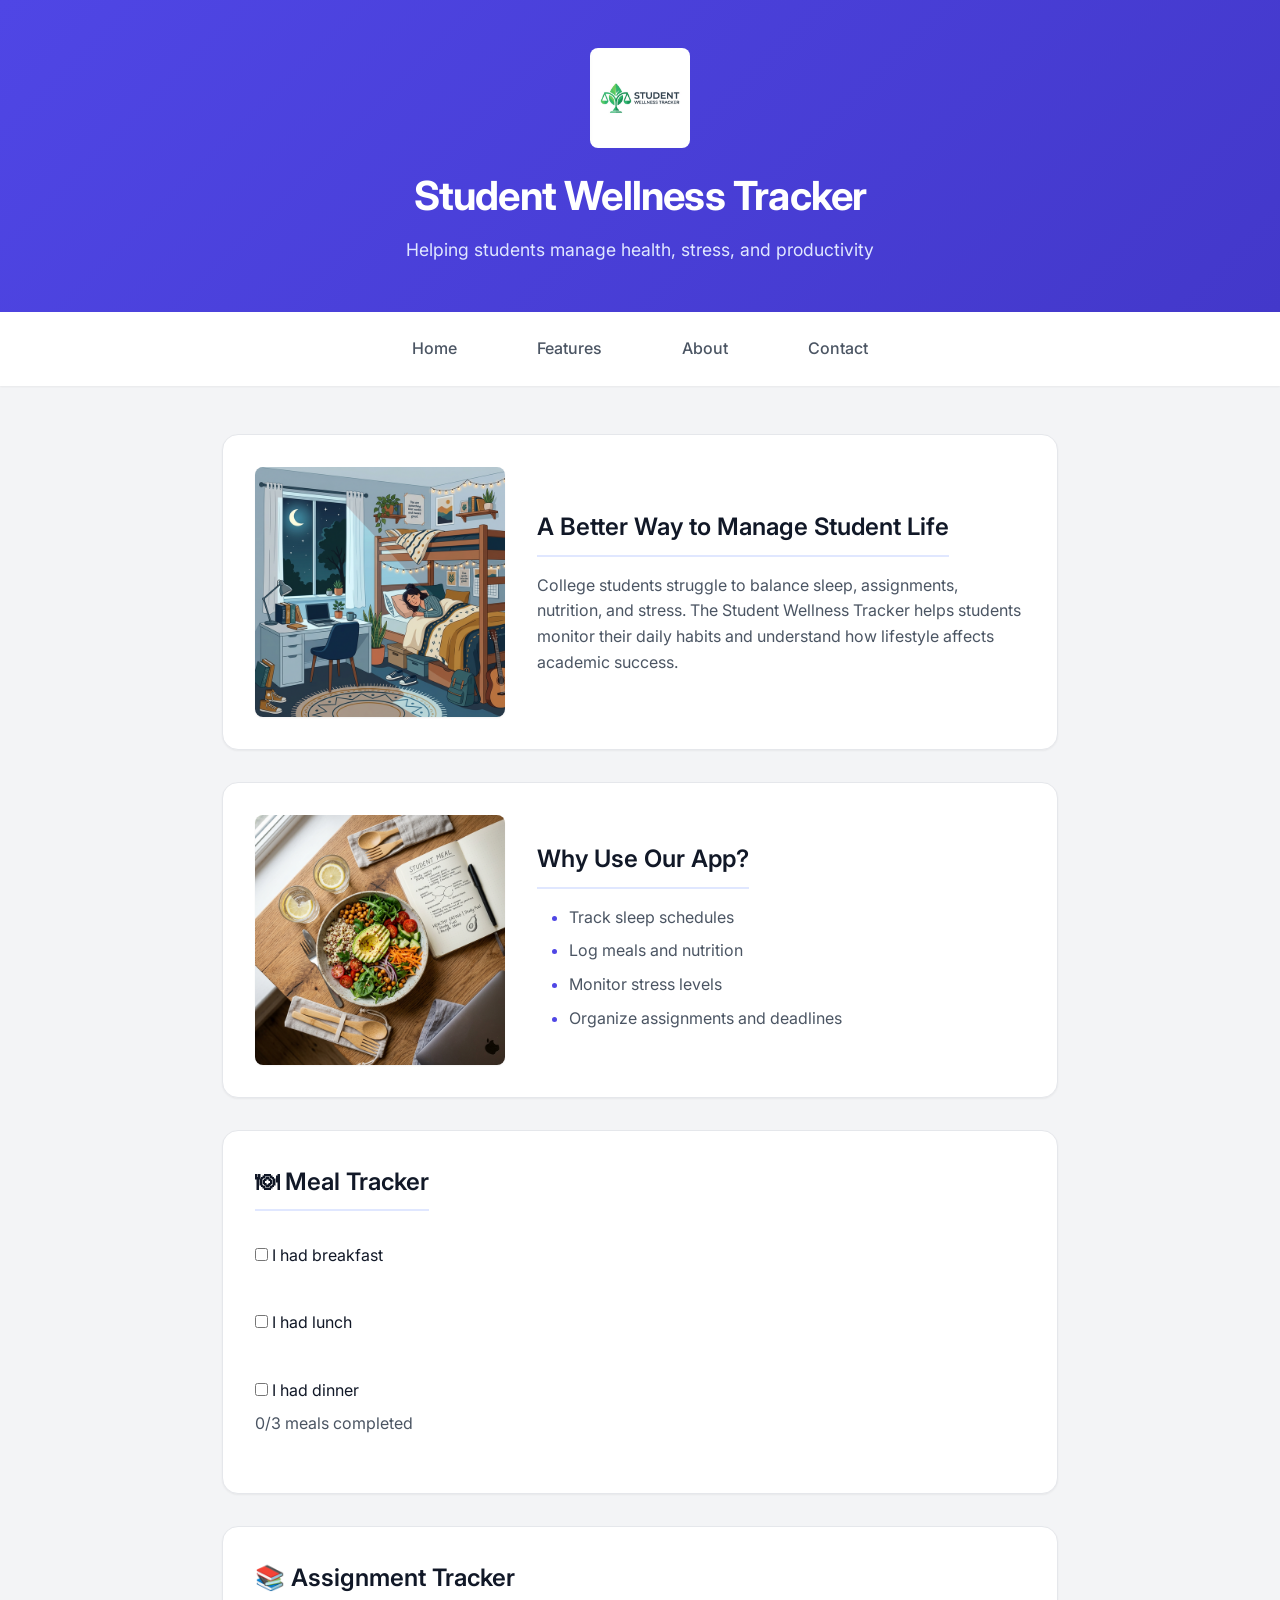
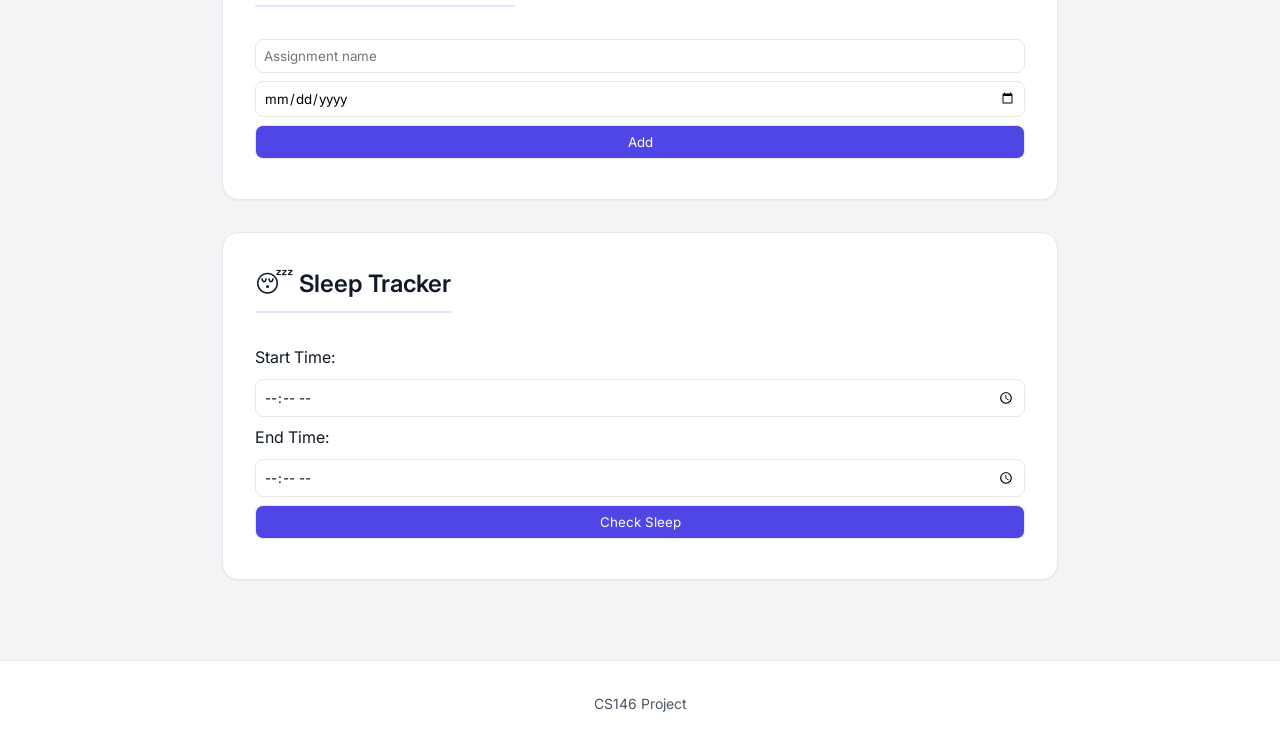
<file: index.html>
<!DOCTYPE html>
<html lang="en">
<head>
<meta charset="UTF-8">
<meta name="viewport" content="width=device-width, initial-scale=1.0">
<title>Student Wellness Tracker</title>
<link rel="stylesheet" href="css/style.css">
</head>

<body>

<header>
<img src="images/logo.png" alt="Student Wellness Tracker Logo" class="logo">
<h1>Student Wellness Tracker</h1>
<p>Helping students manage health, stress, and productivity</p>
</header>

<nav>
<a href="index.html">Home</a>
<a href="features.html">Features</a>
<a href="about.html">About</a>
<a href="contact.html">Contact</a>
</nav>

<main>

<section>
<img src="images/student_sleeping.png" alt="Student Sleeping" class="feature-image">
<div class="section-content">
<h2>A Better Way to Manage Student Life</h2>
<p>
College students struggle to balance sleep, assignments, nutrition,
and stress. The Student Wellness Tracker helps students monitor
their daily habits and understand how lifestyle affects academic success.
</p>
</div>
</section>

<section>
<img src="images/healthy_food.png" alt="Healthy Student Meal" class="feature-image">
<div class="section-content">
<h2>Why Use Our App?</h2>

<ul>
<li>Track sleep schedules</li>
<li>Log meals and nutrition</li>
<li>Monitor stress levels</li>
<li>Organize assignments and deadlines</li>
</ul>
</div>
</section>
<!-- ---------------- WELLNESS TRACKERS ---------------- -->

<section>
  <div class="section-content">
    <h2>🍽 Meal Tracker</h2>

    <div class="tracker-box">
      <label><input type="checkbox" class="meal-check"> I had breakfast</label><br>
      <label><input type="checkbox" class="meal-check"> I had lunch</label><br>
      <label><input type="checkbox" class="meal-check"> I had dinner</label>

      <p id="mealProgress">0/3 meals completed</p>
      <p id="mealCongrats" class="success-msg"></p>
    </div>
  </div>
</section>


<section>
  <div class="section-content">
    <h2>📚 Assignment Tracker</h2>

    <div class="tracker-box">
      <input type="text" id="assignmentName" placeholder="Assignment name">
      <input type="date" id="assignmentDate">
      <button id="addAssignment">Add</button>

      <ul id="assignmentList"></ul>
    </div>
  </div>
</section>


<section>
  <div class="section-content">
    <h2>😴 Sleep Tracker</h2>

    <div class="tracker-box">
      <label>Start Time:</label>
      <input type="time" id="sleepStart">

      <label>End Time:</label>
      <input type="time" id="sleepEnd">

      <button id="checkSleep">Check Sleep</button>

      <p id="sleepResult"></p>
    </div>
  </div>
</section>

</main>

<footer>
<p>CS146 Project</p>
</footer>
<script src="main.js"></script>
</body>
</html>
</file>
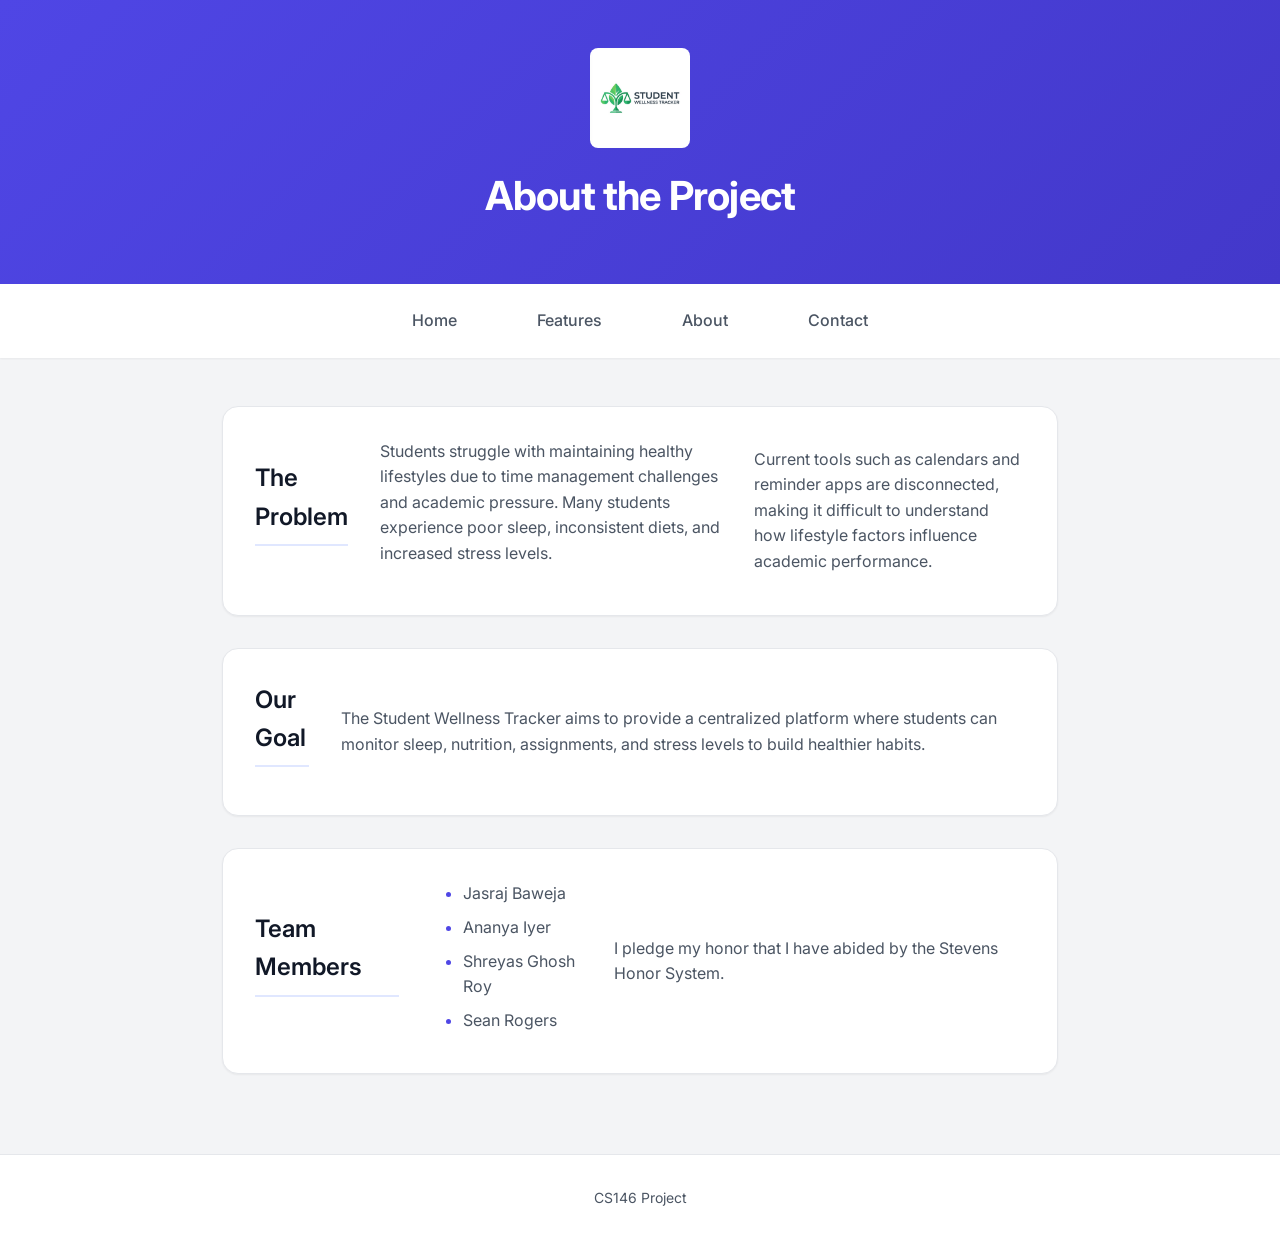
<file: about.html>
<!DOCTYPE html>
<html lang="en">
<head>
<meta charset="UTF-8">
<title>About</title>
<link rel="stylesheet" href="css/style.css">
</head>

<body>

<header>
<img src="images/logo.png" alt="Student Wellness Tracker Logo" class="logo">
<h1>About the Project</h1>
</header>

<nav>
<a href="index.html">Home</a>
<a href="features.html">Features</a>
<a href="about.html">About</a>
<a href="contact.html">Contact</a>
</nav>

<main>

<section>
<h2>The Problem</h2>

<p>
Students struggle with maintaining healthy lifestyles due to time
management challenges and academic pressure. Many students experience
poor sleep, inconsistent diets, and increased stress levels.
</p>

<p>
Current tools such as calendars and reminder apps are disconnected,
making it difficult to understand how lifestyle factors influence
academic performance.
</p>

</section>

<section>
<h2>Our Goal</h2>

<p>
The Student Wellness Tracker aims to provide a centralized platform
where students can monitor sleep, nutrition, assignments, and stress
levels to build healthier habits.
</p>

</section>

<section>
<h2>Team Members</h2>

<ul>
<li>Jasraj Baweja</li>
<li>Ananya Iyer</li>
<li>Shreyas Ghosh Roy</li>
<li>Sean Rogers</li>
</ul>

<p>I pledge my honor that I have abided by the Stevens Honor System.</p>

</section>

</main>

<footer>
<p>CS146 Project</p>
</footer>
<script src="main.js"></script>
</body>
</html>
</file>
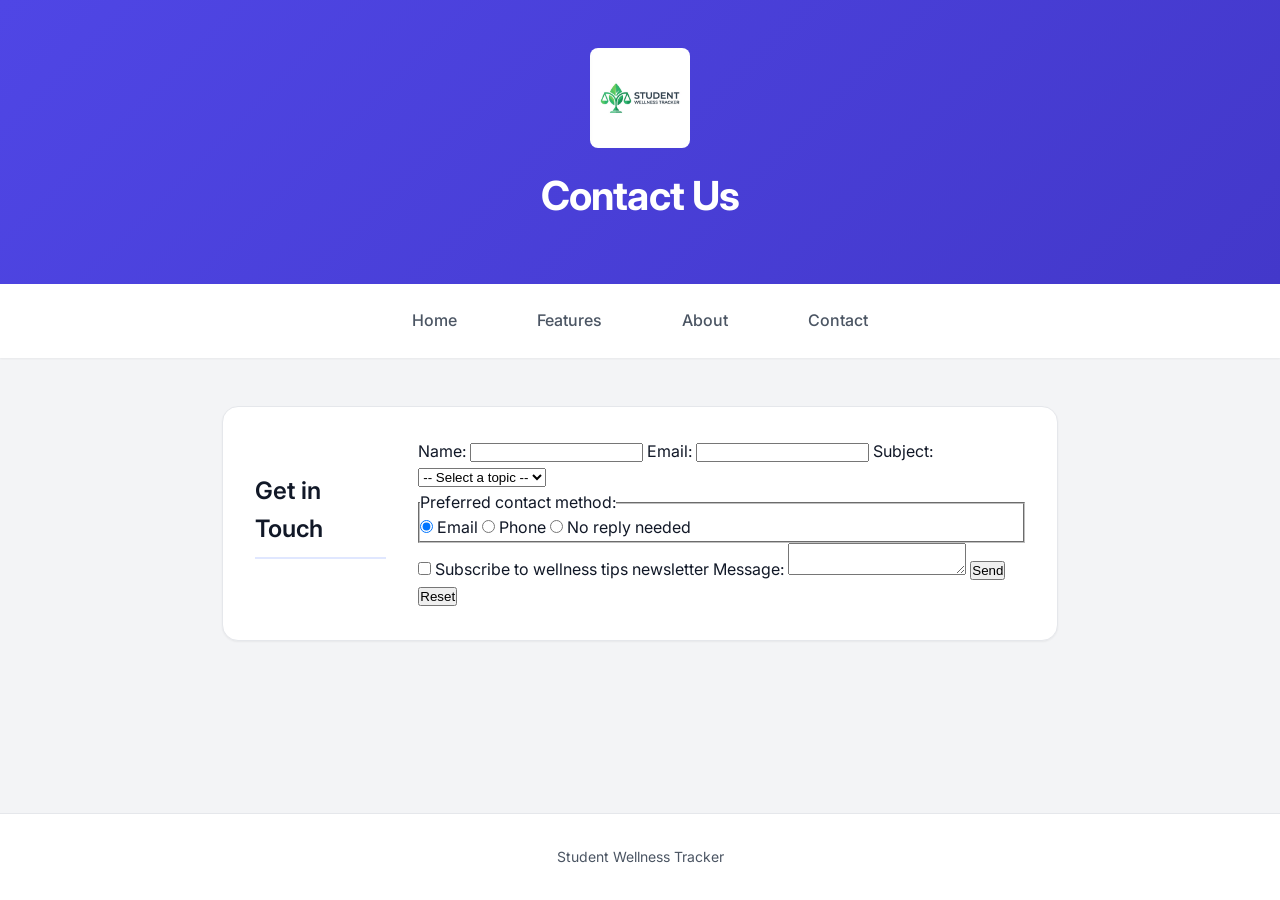
<file: contact.html>
<!DOCTYPE html>
<html lang="en">
<head>
<meta charset="UTF-8">
<title>Contact</title>
<link rel="stylesheet" href="css/style.css">
<style>
  /* --- Validation styles --- */
  .field-error {
    display: block;
    color: #c0392b;
    font-size: 0.85rem;
    margin-top: 3px;
    margin-bottom: 6px;
  }

  .input-invalid {
    border: 2px solid #c0392b !important;
    background-color: #fff5f5 !important;
  }

  /* --- Confirmation card --- */
  .confirmation-card {
    max-width: 560px;
    margin: 2rem auto;
    padding: 2rem;
    border: 2px solid #27ae60;
    border-radius: 10px;
    background: #f0fff4;
    text-align: center;
    font-family: inherit;
  }

  .confirm-icon {
    font-size: 3rem;
    color: #27ae60;
    margin-bottom: 0.5rem;
  }

  .confirmation-card h2 {
    color: #27ae60;
    margin-bottom: 0.5rem;
  }

  .confirm-intro {
    margin-bottom: 1.2rem;
    font-size: 1rem;
    color: #333;
  }

  .confirm-table {
    width: 100%;
    border-collapse: collapse;
    text-align: left;
    margin-bottom: 1.5rem;
  }

  .confirm-table th,
  .confirm-table td {
    padding: 0.5rem 0.75rem;
    border-bottom: 1px solid #c3e6cb;
    font-size: 0.95rem;
  }

  .confirm-table th {
    color: #555;
    font-weight: 600;
    width: 38%;
  }

  .confirm-table td {
    color: #222;
  }

  .confirm-message {
    white-space: pre-wrap;
    word-break: break-word;
  }

  .btn-back {
    margin-top: 0.5rem;
    padding: 0.6rem 1.4rem;
    background: #27ae60;
    color: #fff;
    border: none;
    border-radius: 6px;
    font-size: 0.95rem;
    cursor: pointer;
  }

  .btn-back:hover {
    background: #219150;
  }
</style>
</head>

<body>

<header>
<img src="images/logo.png" alt="Student Wellness Tracker Logo" class="logo">
<h1>Contact Us</h1>
</header>

<nav>
<a href="index.html">Home</a>
<a href="features.html">Features</a>
<a href="about.html">About</a>
<a href="contact.html">Contact</a>
</nav>

<main>

<section>
<h2>Get in Touch</h2>

<form novalidate>
<label for="name">Name:</label>
<input type="text" id="name" name="name">

<label for="email">Email:</label>
<input type="email" id="email" name="email">

<label for="subject">Subject:</label>
<select id="subject" name="subject">
<option value="">-- Select a topic --</option>
<option value="feedback">Feedback</option>
<option value="support">Support</option>
<option value="partnership">Partnership</option>
<option value="other">Other</option>
</select>

<fieldset>
<legend>Preferred contact method:</legend>
<label><input type="radio" name="contact-method" value="email" checked> Email</label>
<label><input type="radio" name="contact-method" value="phone"> Phone</label>
<label><input type="radio" name="contact-method" value="none"> No reply needed</label>
</fieldset>

<label>
<input type="checkbox" id="newsletter" name="newsletter" value="yes">
Subscribe to wellness tips newsletter
</label>

<label for="message">Message:</label>
<textarea id="message" name="message"></textarea>

<button type="submit">Send</button>
<button type="reset">Reset</button>
</form>

</section>

</main>

<footer>
<p>Student Wellness Tracker</p>
</footer>

<script src="main.js"></script>
</body>
</html>
</file>
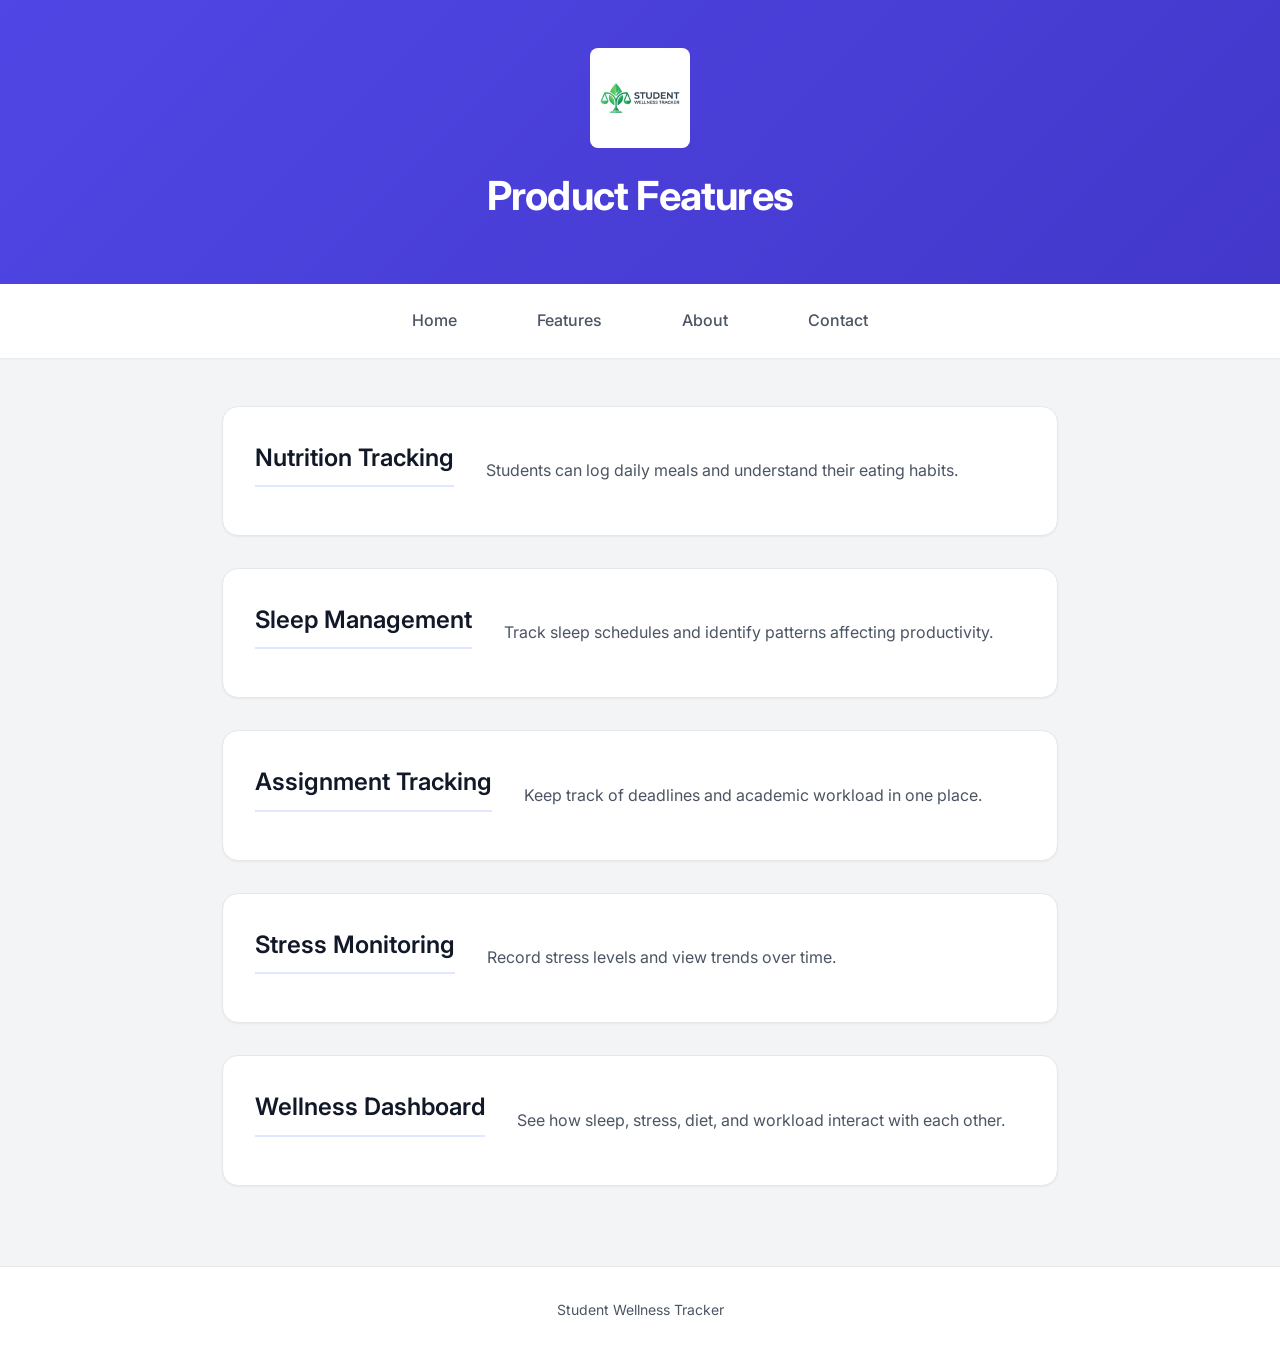
<file: features.html>
<!DOCTYPE html>
<html lang="en">
<head>
<meta charset="UTF-8">
<title>Features</title>
<link rel="stylesheet" href="css/style.css">
</head>

<body>

<header>
<img src="images/logo.png" alt="Student Wellness Tracker Logo" class="logo">
<h1>Product Features</h1>
</header>

<nav>
<a href="index.html">Home</a>
<a href="features.html">Features</a>
<a href="about.html">About</a>
<a href="contact.html">Contact</a>
</nav>

<main>

<section>
<h2>Nutrition Tracking</h2>
<p>
Students can log daily meals and understand their eating habits.
</p>
</section>

<section>
<h2>Sleep Management</h2>
<p>
Track sleep schedules and identify patterns affecting productivity.
</p>
</section>

<section>
<h2>Assignment Tracking</h2>
<p>
Keep track of deadlines and academic workload in one place.
</p>
</section>

<section>
<h2>Stress Monitoring</h2>
<p>
Record stress levels and view trends over time.
</p>
</section>

<section>
<h2>Wellness Dashboard</h2>
<p>
See how sleep, stress, diet, and workload interact with each other.
</p>
</section>

</main>

<footer>
<p>Student Wellness Tracker</p>
</footer>
<script src="main.js"></script>
</body>
</html>
</file>
<file: css/style.css>
@import url('https://fonts.googleapis.com/css2?family=Inter:wght@400;500;600;700&display=swap');

:root {
  /* Colors */
  --primary: #4F46E5;
  --primary-hover: #4338CA;
  --primary-light: #E0E7FF;
  --surface: #FFFFFF;
  --background: #F3F4F6;
  --text-primary: #111827;
  --text-secondary: #4B5563;
  --border: #E5E7EB;

  /* Spacing */
  --space-sm: 0.5rem;
  --space-md: 1rem;
  --space-lg: 1.5rem;
  --space-xl: 2rem;
  --space-2xl: 3rem;

  /* Shadows */
  --shadow-sm: 0 1px 2px 0 rgb(0 0 0 / 0.05);
  --shadow-md: 0 4px 6px -1px rgb(0 0 0 / 0.1), 0 2px 4px -2px rgb(0 0 0 / 0.1);
  --shadow-lg: 0 10px 15px -3px rgb(0 0 0 / 0.1), 0 4px 6px -4px rgb(0 0 0 / 0.1);

  /* Border Radius */
  --radius-md: 0.5rem;
  --radius-lg: 1rem;
}

* {
  box-sizing: border-box;
  margin: 0;
  padding: 0;
}

body {
  font-family: 'Inter', system-ui, -apple-system, sans-serif;
  font-size: 16px;
  line-height: 1.6;
  color: var(--text-primary);
  background-color: var(--background);
  min-height: 100vh;
  display: flex;
  flex-direction: column;
}

/* Images */
img {
  max-width: 100%;
  height: auto;
  display: block;
}

/* Header */
.logo {
  max-width: 100px;
  height: auto;
  margin: 0 auto var(--space-md);
  display: block;
  border-radius: var(--radius-md);
}

header {
  background: linear-gradient(135deg, var(--primary) 0%, var(--primary-hover) 100%);
  color: white;
  padding: var(--space-2xl) var(--space-xl);
  text-align: center;
  box-shadow: var(--shadow-md);
}

header h1 {
  font-size: 2.5rem;
  font-weight: 700;
  margin-bottom: var(--space-sm);
  letter-spacing: -0.02em;
}

header p {
  font-size: 1.1rem;
  color: var(--primary-light);
  font-weight: 400;
  max-width: 600px;
  margin: 0 auto;
}

/* Navigation */
nav {
  background-color: var(--surface);
  padding: var(--space-md) var(--space-xl);
  text-align: center;
  box-shadow: var(--shadow-sm);
  position: sticky;
  top: 0;
  z-index: 10;
  display: flex;
  justify-content: center;
  gap: var(--space-2xl);
}

nav a {
  color: var(--text-secondary);
  text-decoration: none;
  font-size: 1rem;
  font-weight: 500;
  transition: all 0.2s ease;
  padding: var(--space-sm) var(--space-md);
  border-radius: var(--radius-md);
}

nav a:hover {
  color: var(--primary);
  background-color: var(--primary-light);
}

/* Main Content */
main {
  flex: 1;
  width: 100%;
  max-width: 900px;
  margin: var(--space-2xl) auto;
  padding: 0 var(--space-xl);
}

main section {
  background-color: var(--surface);
  border: 1px solid var(--border);
  border-radius: var(--radius-lg);
  padding: var(--space-xl);
  margin-bottom: var(--space-xl);
  box-shadow: var(--shadow-sm);
  transition: transform 0.2s ease, box-shadow 0.2s ease;
  display: flex;
  align-items: center;
  gap: var(--space-xl);
}

.feature-image {
  flex: 0 0 250px;
  width: 250px;
  height: 250px;
  object-fit: cover;
  border-radius: var(--radius-md);
  box-shadow: var(--shadow-sm);
}

.section-content {
  flex: 1;
}

main section:hover {
  transform: translateY(-2px);
  box-shadow: var(--shadow-md);
}

main h2 {
  font-size: 1.5rem;
  font-weight: 600;
  color: var(--text-primary);
  margin-bottom: var(--space-md);
  border-bottom: 2px solid var(--primary-light);
  padding-bottom: var(--space-sm);
  display: inline-block;
}

main p {
  color: var(--text-secondary);
  margin-bottom: var(--space-md);
}

main p:last-child {
  margin-bottom: 0;
}

main ul {
  padding-left: var(--space-xl);
  color: var(--text-secondary);
}

main ul li {
  margin-bottom: var(--space-sm);
  position: relative;
}

main ul li::marker {
  color: var(--primary);
}

/* Footer */
footer {
  background-color: var(--surface);
  color: var(--text-secondary);
  text-align: center;
  padding: var(--space-xl);
  font-size: 0.875rem;
  border-top: 1px solid var(--border);
  margin-top: auto;
}

/* Media Queries for Tablet/Mobile (Issue #5) */
@media (max-width: 768px) {
  header {
    padding: var(--space-xl) var(--space-md);
  }

  header h1 {
    font-size: 2rem;
  }

  nav {
    flex-wrap: wrap;
    gap: var(--space-sm);
    padding: var(--space-sm);
  }

  nav a {
    flex: 1 1 auto;
    font-size: 0.9rem;
    padding: var(--space-sm);
    text-align: center;
  }

  main {
    margin: var(--space-xl) auto;
    padding: 0 var(--space-md);
  }

  main section {
    padding: var(--space-lg);
    margin-bottom: var(--space-lg);
    flex-direction: column;
    text-align: center;
  }

  .feature-image {
    width: 100%;
    height: 200px;
    flex: auto;
  }
}

@media (max-width: 480px) {
  header h1 {
    font-size: 1.75rem;
  }

  nav {
    flex-direction: column;
    gap: 0;
  }

  nav a {
    width: 100%;
    padding: var(--space-sm) 0;
  }
}
.tracker-box {
  margin-top: var(--space-md);
  display: flex;
  flex-direction: column;
  gap: var(--space-sm);
}

.tracker-box input,
.tracker-box button {
  padding: var(--space-sm);
  border: 1px solid var(--border);
  border-radius: var(--radius-md);
  font-family: inherit;
}

.tracker-box button {
  background-color: var(--primary);
  color: white;
  cursor: pointer;
  transition: background 0.2s ease;
}

.tracker-box button:hover {
  background-color: var(--primary-hover);
}

.success-msg {
  color: green;
  font-weight: 500;
}

#assignmentList {
  list-style: none;
  padding-left: 0;
}

#assignmentList li {
  display: flex;
  justify-content: space-between;
  align-items: center;
  padding: var(--space-sm);
  border: 1px solid var(--border);
  border-radius: var(--radius-md);
  margin-top: var(--space-sm);
}
</file>
